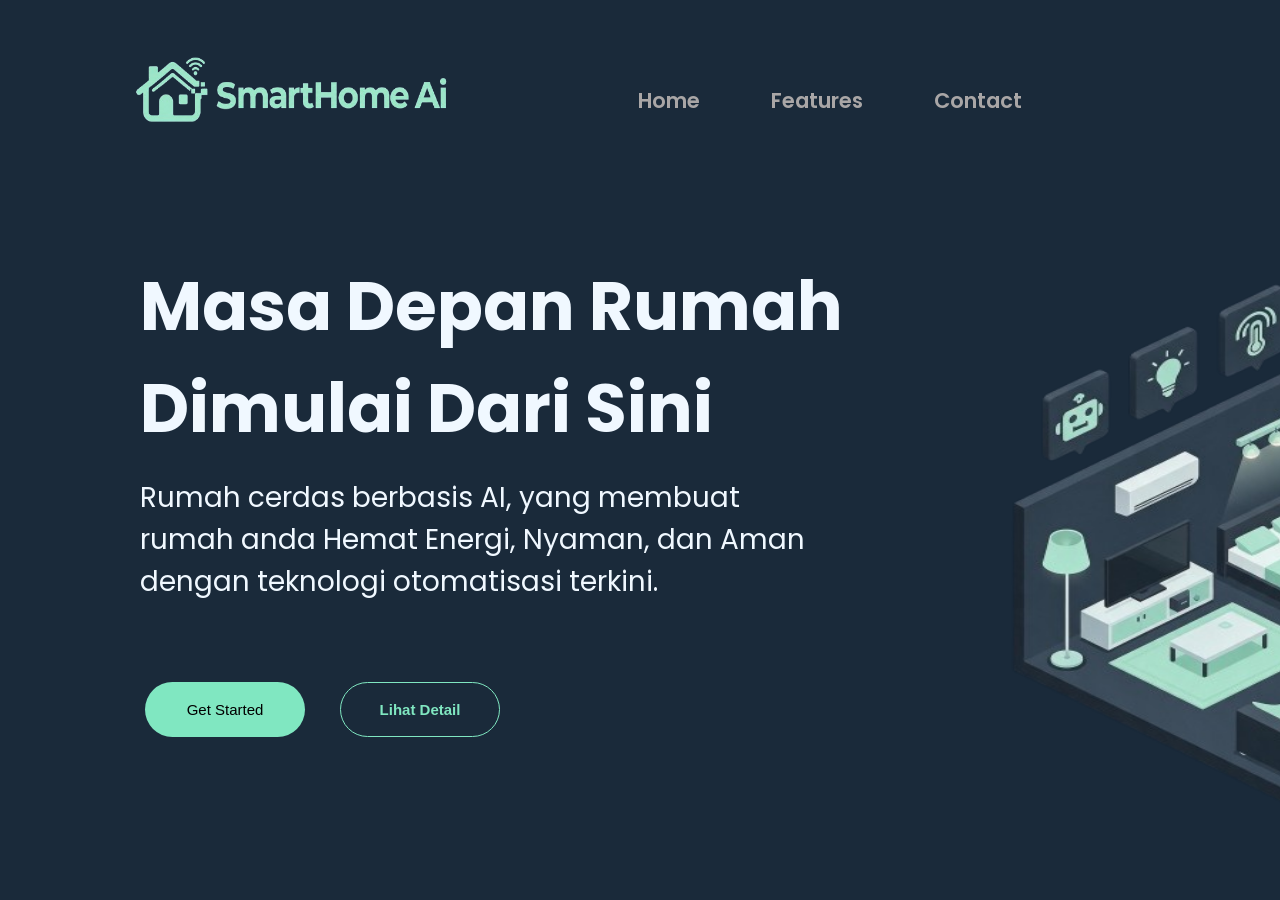
<file: index.html>
<!DOCTYPE html>
<html lang="en">
<head>
    <meta charset="UTF-8">
    <meta name="viewport" content="width=device-width, initial-scale=1.0">
    <link rel="stylesheet" href="style.css">
     <link rel="preconnect" href="https://fonts.googleapis.com">
    <link rel="preconnect" href="https://fonts.gstatic.com" crossorigin>

    <link href="https://fonts.googleapis.com/css2?family=Poppins:wght@300;400;500;600;700&display=swap"
        rel="stylesheet">
    <title>Document</title>
</head>
<body>
    <nav>
    <img src="logo.png" alt="Logo" width="450" height="200" class="Logo">
    <ul class="topNav">
        <li><a href="index.html">Home</a></li>
        <li><a href="features.html">Features</a></li>
        <li><a href="">Contact</a></li>
    </ul>
</nav>

<div class="hero">
<div class="textTitle">
    <h2 class="title">Masa Depan Rumah Dimulai Dari Sini</h2>
   <p class="description">
  Rumah cerdas berbasis AI, yang membuat<br>
  rumah anda Hemat Energi, Nyaman, dan Aman<br>
  dengan teknologi otomatisasi terkini.
</p>
</div>

<div>
    <img src="living-nobg.png" alt="img" width="650" height="650"  class="heroImg">
</div>

<div class="buttonBD">
    <a href="Buy.html">
        <button type="button" class="btnGet">Get Started</button>
    </a>

    <a href="about.html">
        <button class="btnDetail">Lihat Detail</button>
    </a>
</div>

</div>
</body>
</html>
</file>
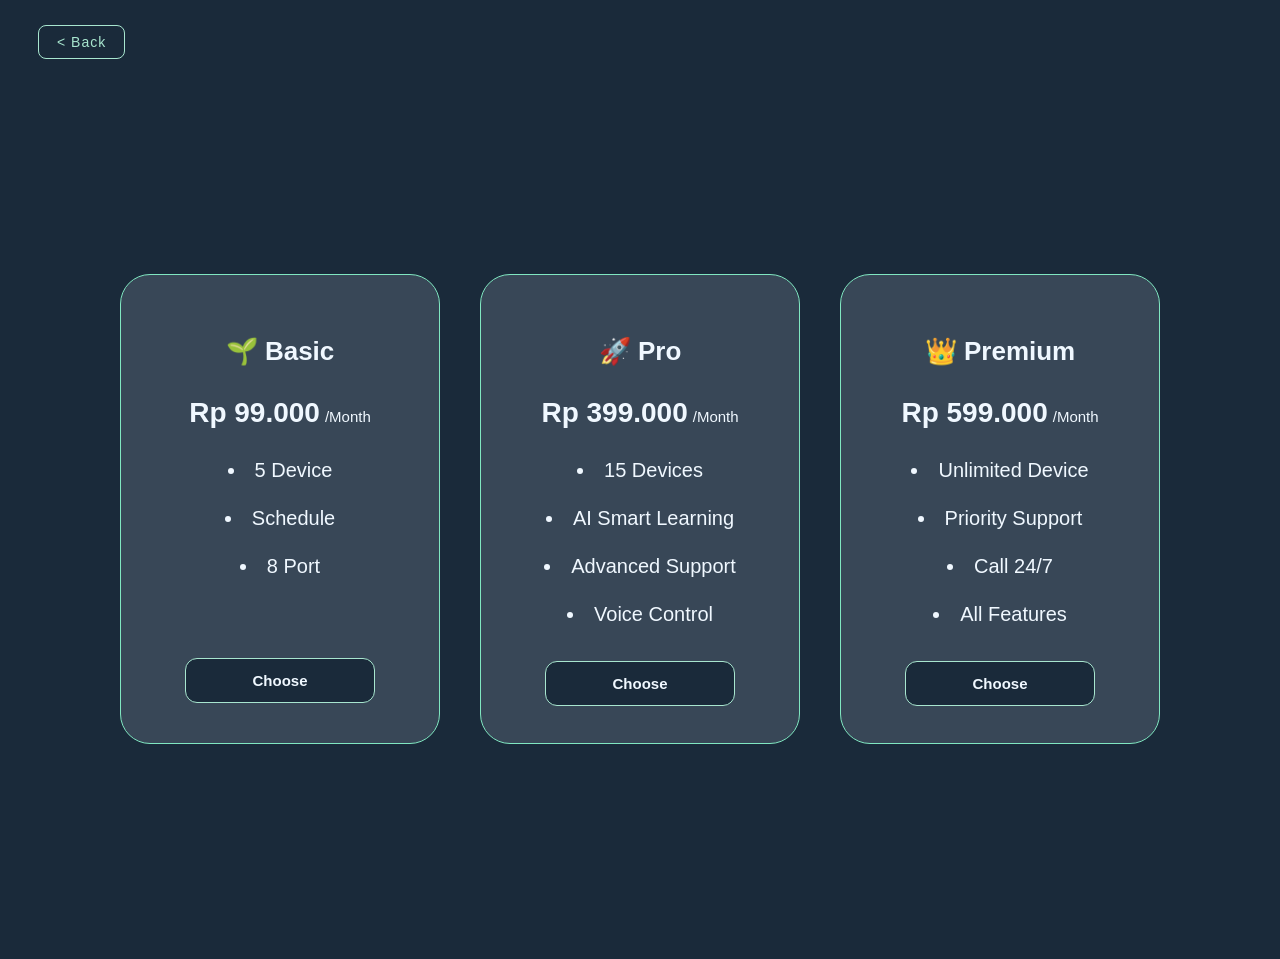
<file: Buy.html>
<!DOCTYPE html>
<html lang="en">

<head>
    <meta charset="UTF-8">
    <meta name="viewport" content="width=device-width, initial-scale=1.0">
    <link rel="stylesheet" href="style.css">
    <title>Document</title>
</head>

<body>
    <a href="index.html">
        <button class="backIndex">&lt; Back</button>
    </a>

    <div class="cardOffer">

        <div class="card1 cardd">
            <h3>🌱 Basic</h3>

            <div class="price">
                <h2>Rp 99.000</h2>
                <h5>/Month</h5>
            </div>

            <div class="descriptionOffer">
                <li>5 Device</li>
                <li>Schedule</li>
                <li>8 Port</li>
            </div>

            <button class="btnChoose btn1">Choose</button>
        </div>


        <div class="card1 cardd">
            <h3>🚀 Pro</h3>

            <div class="price">
                <h2>Rp 399.000</h2>
                <h5>/Month</h5>
            </div>

            <div class="descriptionOffer">
                <li>15 Devices</li>
                <li>AI Smart Learning</li>
                <li>Advanced Support</li>
                <li>Voice Control</li>
            </div>

            <button class="btnChoose">Choose</button>
        </div>


        <div class="card1 cardd">
            <h3>👑 Premium</h3>

            <div class="price">
                <h2>Rp 599.000</h2>
                <h5>/Month</h5>
            </div>

            <div class="descriptionOffer">
                <li>Unlimited Device</li>
                <li>Priority Support</li>
                <li>Call 24/7</li>
                <li>All Features</li>
            </div>

            <button class="btnChoose">Choose</button>
        </div>

    </div>
</body>

</html>
</file>
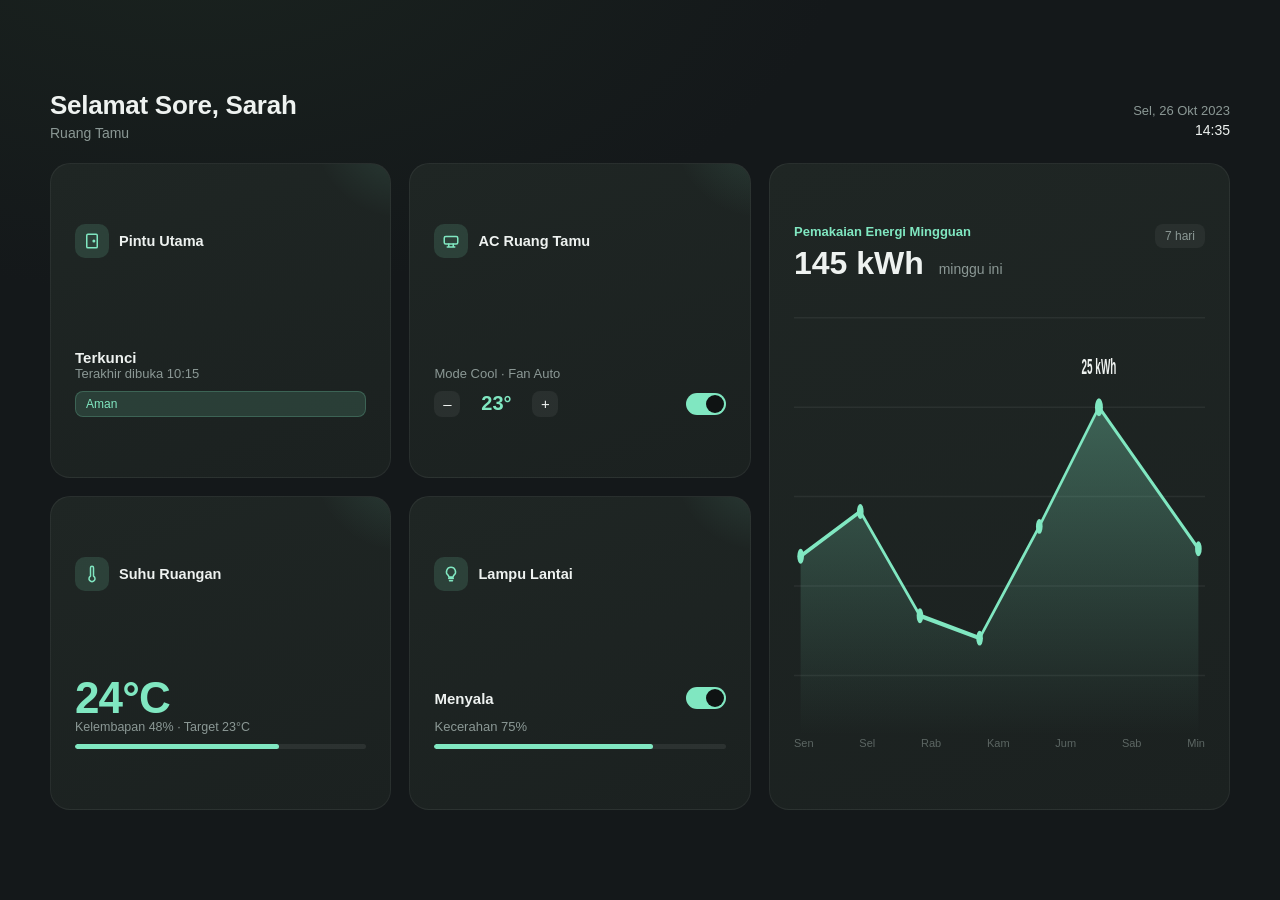
<file: claude.html>
<!DOCTYPE html>
<html lang="id">
<head>
<meta charset="UTF-8">
<title>Ruang Kontrol</title>
<style>
  :root{
    --accent:#80e7c1;
    --accent-dim: rgba(128,231,193,0.14);
    --accent-line: rgba(128,231,193,0.22);
    --bg: #14181a;
    --panel: #1b2120;
    --panel-2: #1f2624;
    --stroke: rgba(255,255,255,0.06);
    --text: #eef2f0;
    --muted: #8b9895;
    --faint: #5c6663;
  }
  *{box-sizing:border-box;margin:0;padding:0;}
  html,body{
    width:100%;height:100%;
    background: radial-gradient(1200px 700px at 15% -10%, #1a231f 0%, var(--bg) 55%), var(--bg);
    color:var(--text);
    font-family: -apple-system, "Inter", "Segoe UI", Helvetica, Arial, sans-serif;
    overflow:hidden;
  }
  .stage{
    width:100vw;height:100vh;
    display:flex;
    align-items:center;
    justify-content:center;
    padding: 3vh 3vw;
  }
  .panel{
    width:100%;
    max-width:1180px;
    height:min(88vh, 720px);
    display:flex;
    flex-direction:column;
    gap:22px;
  }

  /* header */
  .head{
    display:flex;
    align-items:flex-end;
    justify-content:space-between;
  }
  .head h1{
    font-size:26px;
    font-weight:600;
    letter-spacing:-0.01em;
    color:var(--text);
  }
  .head .room{
    font-size:14px;
    color:var(--muted);
    margin-top:4px;
  }
  .head .time{
    text-align:right;
    font-size:13px;
    color:var(--muted);
    line-height:1.5;
  }
  .head .time span{
    display:block;
    color:var(--text);
    font-size:14px;
    font-weight:500;
  }

  /* grid */
  .grid{
    flex:1;
    display:grid;
    grid-template-columns: 1fr 1fr 1.35fr;
    grid-template-rows: 1fr 1fr;
    gap:18px;
    min-height:0;
  }

  .card{
    background: linear-gradient(160deg, var(--panel-2), var(--panel));
    border:1px solid var(--stroke);
    border-radius:20px;
    padding:60px 24px;
    display:flex;
    flex-direction:column;
    justify-content:space-between;
    position:relative;
    overflow:hidden;
  }
  .card::before{
    content:"";
    position:absolute;
    top:-40%; right:-30%;
    width:180px;height:180px;
    background: radial-gradient(circle, var(--accent-dim), transparent 70%);
    pointer-events:none;
  }

  .card-top{
    display:flex;
    align-items:center;
    gap:10px;
  }
  .icon{
    width:34px;height:34px;
    border-radius:10px;
    background:var(--accent-dim);
    display:flex;align-items:center;justify-content:center;
    flex-shrink:0;
  }
  .icon svg{ width:18px; height:18px; stroke:var(--accent); }
  .card-title{
    font-size:14.5px;
    font-weight:600;
    color:var(--text);
  }

  .toggle{
    width:40px;height:22px;
    border-radius:20px;
    background: var(--faint);
    position:relative;
    flex-shrink:0;
    cursor:pointer;
    transition: background .25s ease;
  }
  .toggle.on{ background: var(--accent); }
  .toggle .dot{
    position:absolute;
    top:2px; left:2px;
    width:18px;height:18px;
    border-radius:50%;
    background:#0f1313;
    transition: left .25s ease;
  }
  .toggle.on .dot{ left:20px; background:#0f1313; }

  .row{
    display:flex;
    align-items:center;
    justify-content:space-between;
  }

  /* door */
  .status-line{
    font-size:13px;
    color:var(--muted);
  }
  .status-main{
    font-size:15px;
    font-weight:600;
    color:var(--text);
    margin-top:2px;
  }
  .locked-pill{
    align-self:flex-start;
    font-size:12px;
    color:var(--accent);
    background:var(--accent-dim);
    border:1px solid var(--accent-line);
    padding:5px 10px;
    border-radius:8px;
    font-weight:500;
  }

  /* temp */
  .temp-value{
    font-size:44px;
    font-weight:700;
    color:var(--accent);
    line-height:1;
    letter-spacing:-0.02em;
  }
  .temp-sub{
    font-size:12.5px;
    color:var(--muted);
  }
  .bar-track{
    width:100%;height:5px;
    border-radius:6px;
    background:rgba(255,255,255,0.07);
    overflow:hidden;
    margin-top:10px;
  }
  .bar-fill{
    height:100%;
    background:var(--accent);
    border-radius:6px;
  }

  /* AC */
  .stepper{
    display:flex;
    align-items:center;
    gap:10px;
  }
  .stepbtn{
    width:26px;height:26px;
    border-radius:8px;
    background:rgba(255,255,255,0.06);
    color:var(--text);
    display:flex;align-items:center;justify-content:center;
    font-size:15px;
    cursor:pointer;
    user-select:none;
  }
  .setpoint{
    font-size:20px;
    font-weight:700;
    color:var(--accent);
    min-width:52px;
    text-align:center;
  }

  /* chart card spans */
  .chart-card{
    grid-column:3;
    grid-row: 1 / 3;
  }
  .chart-head{
    display:flex;
    justify-content:space-between;
    align-items:flex-start;
  }
  .chart-total{
    font-size:32px;
    font-weight:700;
    color:var(--text);
    margin-top:6px;
  }
  .chart-total span{
    font-size:14px;
    font-weight:500;
    color:var(--muted);
    margin-left:6px;
  }
  .chart-label{
    font-size:13px;
    color:var(--accent);
    font-weight:600;
  }
  .chart-period{
    font-size:12px;
    color:var(--muted);
    background:rgba(255,255,255,0.05);
    padding:5px 10px;
    border-radius:8px;
  }
  .chart-body{
    flex:1;
    min-height:0;
    margin-top:6px;
  }
  .chart-body svg{ width:100%; height:100%; }
  .day-labels{
    display:flex;
    justify-content:space-between;
    font-size:11px;
    color:var(--faint);
    margin-top:2px;
  }

  .grid > div:nth-child(1){ grid-column:1; grid-row:1; }
  .grid > div:nth-child(2){ grid-column:2; grid-row:1; }
  .grid > div:nth-child(3){ grid-column:1; grid-row:2; }
  .grid > div:nth-child(4){ grid-column:2; grid-row:2; }
</style>
</head>
<body>
<div class="stage">
  <div class="panel">

    <div class="head">
      <div>
        <h1>Selamat Sore, Sarah</h1>
        <div class="room">Ruang Tamu</div>
      </div>
      <div class="time">
        Sel, 26 Okt 2023
        <span>14:35</span>
      </div>
    </div>

    <div class="grid">

      <!-- Door -->
      <div class="card">
        <div class="card-top">
          <div class="icon">
            <svg viewBox="0 0 24 24" fill="none" stroke-width="2" stroke-linecap="round" stroke-linejoin="round">
              <rect x="5" y="3" width="14" height="18" rx="1.5"></rect>
              <circle cx="14.5" cy="12" r="1"></circle>
            </svg>
          </div>
          <div class="card-title">Pintu Utama</div>
        </div>
        <div>
          <div class="status-main" id="door-status">Terkunci</div>
          <div class="status-line">Terakhir dibuka 10:15</div>
          <div class="locked-pill" id="door-pill" style="margin-top:10px; cursor:pointer;">Aman</div>
        </div>
      </div>

      <!-- AC -->
      <div class="card">
        <div class="card-top">
          <div class="icon">
            <svg viewBox="0 0 24 24" fill="none" stroke-width="2" stroke-linecap="round" stroke-linejoin="round">
              <rect x="3" y="6" width="18" height="10" rx="2"></rect>
              <path d="M7 20h10M9 16v4M15 16v4"></path>
            </svg>
          </div>
          <div class="card-title">AC Ruang Tamu</div>
        </div>
        <div>
          <div class="status-line" id="ac-status">Mode Cool · Fan Auto</div>
          <div class="row" style="margin-top:10px;">
            <div class="stepper">
              <div class="stepbtn" id="ac-minus">–</div>
              <div class="setpoint" id="ac-setpoint">23°</div>
              <div class="stepbtn" id="ac-plus">+</div>
            </div>
            <div class="toggle on" id="ac-toggle"><div class="dot"></div></div>
          </div>
        </div>
      </div>

      <!-- Temperature -->
      <div class="card">
        <div class="card-top">
          <div class="icon">
            <svg viewBox="0 0 24 24" fill="none" stroke-width="2" stroke-linecap="round" stroke-linejoin="round">
              <path d="M14 14.76V3.5a2 2 0 0 0-4 0v11.26a4 4 0 1 0 4 0Z"></path>
            </svg>
          </div>
          <div class="card-title">Suhu Ruangan</div>
        </div>
        <div>
          <div class="temp-value">24°C</div>
          <div class="temp-sub">Kelembapan 48% · Target 23°C</div>
          <div class="bar-track"><div class="bar-fill" style="width:70%"></div></div>
        </div>
      </div>

      <!-- Lamp -->
      <div class="card">
        <div class="card-top">
          <div class="icon">
            <svg viewBox="0 0 24 24" fill="none" stroke-width="2" stroke-linecap="round" stroke-linejoin="round">
              <path d="M9 18h6M10 21h4M12 3a6 6 0 0 0-4 10.5c.6.6 1 1.3 1 2.5h6c0-1.2.4-1.9 1-2.5A6 6 0 0 0 12 3Z"></path>
            </svg>
          </div>
          <div class="card-title">Lampu Lantai</div>
        </div>
        <div>
          <div class="row">
            <div class="status-main" style="margin:0;" id="lamp-status">Menyala</div>
            <div class="toggle on" id="lamp-toggle"><div class="dot"></div></div>
          </div>
          <div class="status-line" style="margin-top:10px;" id="lamp-brightness-label">Kecerahan 75%</div>
          <div class="bar-track" id="lamp-track" style="cursor:pointer;"><div class="bar-fill" id="lamp-bar" style="width:75%"></div></div>
        </div>
      </div>

      <!-- Chart -->
      <div class="card chart-card">
        <div class="chart-head">
          <div>
            <div class="chart-label">Pemakaian Energi Mingguan</div>
            <div class="chart-total">145 kWh <span>minggu ini</span></div>
          </div>
          <div class="chart-period">7 hari</div>
        </div>

        <div class="chart-body">
          <svg viewBox="0 0 620 300" preserveAspectRatio="none">
            <defs>
              <linearGradient id="fillGrad" x1="0" y1="0" x2="0" y2="1">
                <stop offset="0%" stop-color="#80e7c1" stop-opacity="0.32"/>
                <stop offset="100%" stop-color="#80e7c1" stop-opacity="0"/>
              </linearGradient>
            </defs>

            <!-- grid lines -->
            <g stroke="rgba(255,255,255,0.06)" stroke-width="1">
              <line x1="0" y1="20" x2="620" y2="20"></line>
              <line x1="0" y1="80" x2="620" y2="80"></line>
              <line x1="0" y1="140" x2="620" y2="140"></line>
              <line x1="0" y1="200" x2="620" y2="200"></line>
              <line x1="0" y1="260" x2="620" y2="260"></line>
            </g>

            <!-- area -->
            <path d="M10,180 L100,150 L190,220 L280,235 L370,160 L460,80 L610,175 L610,300 L10,300 Z" fill="url(#fillGrad)"></path>

            <!-- line -->
            <path d="M10,180 L100,150 L190,220 L280,235 L370,160 L460,80 L610,175"
                  fill="none" stroke="#80e7c1" stroke-width="3" stroke-linecap="round" stroke-linejoin="round"></path>

            <!-- points -->
            <g fill="#80e7c1">
              <circle cx="10" cy="180" r="5"></circle>
              <circle cx="100" cy="150" r="5"></circle>
              <circle cx="190" cy="220" r="5"></circle>
              <circle cx="280" cy="235" r="5"></circle>
              <circle cx="370" cy="160" r="5"></circle>
              <circle cx="460" cy="80" r="6"></circle>
              <circle cx="610" cy="175" r="5"></circle>
            </g>

            <!-- peak label -->
            <text x="460" y="58" text-anchor="middle" fill="#eef2f0" font-size="15" font-weight="600">25 kWh</text>
            <text x="460" y="58" text-anchor="middle" fill="#eef2f0" font-size="15" font-weight="600" opacity="0"> </text>
          </svg>
        </div>

        <div class="day-labels">
          <span>Sen</span><span>Sel</span><span>Rab</span><span>Kam</span><span>Jum</span><span>Sab</span><span>Min</span>
        </div>
      </div>

    </div>
  </div>
</div>

<script>
  // ---- Pintu: klik pill untuk kunci / buka ----
  const doorPill = document.getElementById('door-pill');
  const doorStatus = document.getElementById('door-status');
  let doorLocked = true;

  doorPill.addEventListener('click', () => {
    doorLocked = !doorLocked;
    if (doorLocked) {
      doorStatus.textContent = 'Terkunci';
      doorPill.textContent = 'Aman';
      doorPill.style.color = 'var(--accent)';
      doorPill.style.background = 'var(--accent-dim)';
      doorPill.style.borderColor = 'var(--accent-line)';
    } else {
      doorStatus.textContent = 'Terbuka';
      doorPill.textContent = 'Perhatian';
      doorPill.style.color = '#f2c185';
      doorPill.style.background = 'rgba(242,193,133,0.14)';
      doorPill.style.borderColor = 'rgba(242,193,133,0.25)';
    }
  });

  // ---- AC: toggle on/off ----
  const acToggle = document.getElementById('ac-toggle');
  const acStatus = document.getElementById('ac-status');
  let acOn = true;

  acToggle.addEventListener('click', () => {
    acOn = !acOn;
    acToggle.classList.toggle('on', acOn);
    acStatus.textContent = acOn ? 'Mode Cool · Fan Auto' : 'AC Nonaktif';
  });

  // ---- AC: atur suhu dengan tombol +/- ----
  const acSetpoint = document.getElementById('ac-setpoint');
  let acTemp = 23;
  const clampTemp = (t) => Math.max(16, Math.min(30, t));

  document.getElementById('ac-minus').addEventListener('click', () => {
    acTemp = clampTemp(acTemp - 1);
    acSetpoint.textContent = acTemp + '°';
  });
  document.getElementById('ac-plus').addEventListener('click', () => {
    acTemp = clampTemp(acTemp + 1);
    acSetpoint.textContent = acTemp + '°';
  });

  // ---- Lampu: toggle on/off ----
  const lampToggle = document.getElementById('lamp-toggle');
  const lampStatus = document.getElementById('lamp-status');
  const lampBar = document.getElementById('lamp-bar');
  const lampLabel = document.getElementById('lamp-brightness-label');
  let lampOn = true;
  let brightness = 75;

  lampToggle.addEventListener('click', () => {
    lampOn = !lampOn;
    lampToggle.classList.toggle('on', lampOn);
    lampStatus.textContent = lampOn ? 'Menyala' : 'Mati';
    lampBar.style.width = lampOn ? brightness + '%' : '0%';
    lampLabel.textContent = lampOn ? ('Kecerahan ' + brightness + '%') : 'Lampu mati';
  });

  // ---- Lampu: geser kecerahan dengan klik pada track ----
  const lampTrack = document.getElementById('lamp-track');
  lampTrack.addEventListener('click', (e) => {
    if (!lampOn) return;
    const rect = lampTrack.getBoundingClientRect();
    const ratio = (e.clientX - rect.left) / rect.width;
    brightness = Math.round(Math.max(0, Math.min(1, ratio)) * 100);
    lampBar.style.width = brightness + '%';
    lampLabel.textContent = 'Kecerahan ' + brightness + '%';
  });
</script>
</body>
</html>
</file>
<file: style.css>
:root {
    --navy: #1A2A3A;
    --bg: #14181a;
    --panel-2: #1f2624;
    --panel: #1b2120;
}

body {
    font-family: "Poppins", sans-serif;
    box-sizing: border-box;
    padding: 0;
    margin: 0;
    background-color: #1A2A3A;
}

nav {
    display: flex;
    justify-content: space-between;
}

.Logo {
    margin-left: 60px;
}

.topNav {
    list-style: none;
    display: flex;
    align-items: center;
    margin-right: 250px;
    gap: 55px;
    font-size: 15px;
    font-weight: 600;
}

a {
    text-decoration: none;
    color: rgb(169, 166, 166);
    transition: all 0.5s ease;
    border-radius: 5px;
    padding: 8px;
    font-size: 21px;
}

a:hover {
    color: #A8E6CF;
    background: rgba(255, 255, 255, 0.15);
}

.hero {
    color: aliceblue;
    position: relative;
    margin-left: 140px;
    display: flex;
    justify-content: flex-start;
    gap: 60px;
}

.title {
    width: 800px;
    font-size: 68px;
}

.description {
    width: 700px;
    font-size: 28px;
    margin-top: -40px;
}

.btnGet {
    position: absolute;
    bottom: 120px;
    left: 5px;
    width: 160px;
    height: 55px;
    border-radius: 30px;
    background-color: #80e7c1;
    border: none;
    font-size: 15px;
    color: black;
    transition: 0.3s;
}

.btnDetail {
    position: absolute;
    bottom: 120px;
    left: 200px;
    font-size: 15px;
    width: 160px;
    height: 55px;
    border-radius: 30px;
    background-color: #1A2A3A;
    color: #80e7c1;
    font-weight: 700;
    border: 1px solid #80e7c1;
    transition: 0.3s;
}

.btnDetail:hover {
    background-color: #80e7c1;
    color: #1A2A3A;
}


.btnGet:hover {
    background-color: #1A2A3A;
    color: #80e7c1;
    border: 1px solid #80e7c1;
}

.backIndex {
    margin: 25px 0 0 30px;
    padding: 8px 18px;
    background-color: #1A2A3A;
    border: 1px solid #A8E6CF;
    border-radius: 8px;
    color: #A8E6CF;
    font-size: 14px;
    letter-spacing: 1px;
    cursor: pointer;
    transition: 0.3s;
}

.backIndex:hover {
    background-color: #A8E6CF;
    color: #1A2A3A;
}

.mainCard {
    width: 100%;
    max-width: 100px;
    padding: 40px;
    box-sizing: border-box;
}

.titleGet {
    color: aliceblue;
    text-align: center;
    margin-bottom: 40px;
}

.titleGet h2 {
    margin: 0;
    font-size: 32px;
    font-weight: 600;
}

.cardOffer {
    display: flex;
    align-items: center;
    min-height: 100dvh;
    justify-content: center;
    gap: 40px;
    color: aliceblue;
}

.cardd {
    width: 320px;
    min-height: 470px;
    border: 1px solid #80e7c1;
    background-color: #384757;
    padding: 35px 25px;
    border-radius: 30px;
    text-align: center;
    box-sizing: border-box;
    transition: 0.3s;
}

.cardd:hover {
    box-shadow: 0 15px 30px rgba(0, 0, 0, 0.25);
}

.cardd h3 {
    margin-bottom: 30px;
    font-size: 26px;
    font-weight: 600;
}

.price {
    display: flex;
    justify-content: center;
    align-items: baseline;
    gap: 5px;
    margin-bottom: 30px;
}

.price h2 {
    margin: 0;
    font-size: 28px;
}

.price h5 {
    margin: 0;
    font-size: 15px;
    font-weight: 400;
}

.descriptionOffer {
    margin-top: 10px;
    display: flex;
    flex-direction: column;
    gap: 10px;
}

.descriptionOffer li {
    margin-bottom: 15px;
    font-size: 20px;
    list-style-position: inside;
}

.btnChoose {
    margin-top: 20px;
    width: 190px;
    height: 45px;
    background-color: #1A2A3A;
    border: 1px solid #A8E6CF;
    border-radius: 12px;
    color: aliceblue;
    font-size: 15px;
    font-weight: 600;
    cursor: pointer;
    transition: 0.3s;
}

.btnChoose:hover {
    background-color: #A8E6CF;
    color: #1A2A3A;
    transform: scale(1.1);
}

.btn1 {
    margin-top: 65px;
}

@media (max-width: 1150px) {
    .cardOffer {
        gap: 20px;
    }

    .cardd {
        width: 300px;
    }
}


@media (max-width: 950px) {
    .sectionOffer {
        align-items: flex-start;
    }

    .cardOffer {
        flex-wrap: wrap;
    }

    .cardd {
        width: 350px;
    }
}


@media (max-width: 600px) {
    .mainCard {
        padding: 25px 15px;
    }

    .titleGet h2 {
        font-size: 26px;
    }

    .cardd {
        width: 100%;
        max-width: 350px;
    }

    .backIndex {
        margin-left: 15px;
    }
}


.card-metric {
    display: flex;
    margin-left: 202px;
    gap: 80px;
    transform: translateX(-60px);
}

.subcard-metric {
    background: rgba(255, 255, 255, 0.05);
    backdrop-filter: blur(10px);
    -webkit-backdrop-filter: blur(10px);
    border: 1px solid #80e7c1;
    padding-top: 20px;
    padding-left: 30px;
    padding-bottom: 20px;
    border-radius: 15px;
    align-items: center;
    display: flex;
    font-size: 40px;
    gap: 30px;
    width: 400px;
    box-sizing: border-box;
    box-shadow: 0 8px 32px 0 rgba(0, 0, 0, 0.3);
}

.card-info h4 {
    color: #a0aec0;
    font-size: 20px;
    font-weight: 600;
    margin: 0 0 4px 0;
}

.card-info p {
    color: #ffffff;
    font-size: 20px;
    font-weight: 700;
    margin: 0;
}

.card-icon {
    width: 80px;
    height: 60px;
    border-radius: 8px;
    display: flex;
    align-items: center;
    justify-content: center;
    font-size: 20px;
}

.room1 {
    position: absolute;
    z-index: 3;
    top: 50%;
    right: 30%;
    border-radius: 30px;
}

.room2 {
    position: absolute;
    z-index: 3;
    top: 50%;
    right: 60%;
}

.btn-livingRoom {
    background-color: #80e7c1;
    color: #000000;
    border: none;

    border-radius: 30px;
    padding: 10px 10px;

}

.title-LivingRoom {
    font-size: 40px;
    color: aliceblue;
    font-weight: 600;
    margin-left: 50px;
}

.sub-LivingRoom {
    margin-top: 120px;
    font-size: 30px;
    color: #fafbfd;
    margin-left: 55px;
    font-weight: 600;
}

.card-liv {
    display: flex;
    margin-top: 65px;
    align-items: center;
    width: fit-content;
    margin-left: 30px;
    background: #3c4248;
    padding-right: 20px;
    padding-left: 15px;
    border: 1px solid #80e7c1;
    border-radius: 15px;
    padding-top: 15px;
    padding-bottom: 15px;
}

.fit {
    font-size: 25px;
    color: #ffeeee;
}

.span {
    background-color: #40464d;
    font-size: 40px;
    border-radius: 12px;
}

.text-exp {
    margin-left: 140px;
}

.text-secondary {
    color: #656f7d;
    font-size: 23px;
    font-weight: 600;
    width: 500px;
}

.text-secondary2 {
    color: #6d747b;
    font-size: 22px;
    display: inline-block;
    line-height: 30px;
}

.weight-Text {
    font-size: 50px;
    color: #fafbfd;
}

.span-green {
    color: #80e7c1;
}

.container-flex {
    display: flex;
    margin-top: 70px;
    margin-left: 140px;
    gap: 60px;
}

.container-denah {
    background-color: #2b3d4d;
    backdrop-filter: blur(10px);
    border-radius: 15px;
    border: 1px solid #80e7c1;
}

.homeLayout {
    color: aliceblue;
    margin-left: 30px;
    font-size: 25px;
}

.average-container {
    max-width: 600px;
    position: relative;
    width: 100%;
    background-color: #2b3d4d;
    padding-left: 60px;
    padding-right: 30px;
    border-radius: 15px;
    border: 1px solid #80e7c1;
}

.chart-box {
    margin-top: 80px;
    width: 550px;
    height: 450px;
    margin: auto;
    position: absolute;
    top: 130px;
}


/* =========================================================
   HALAMAN KONTROL RUANG TAMU
   ========================================================= */

.control-room {
    background:
        radial-gradient(circle at 70% 15%,
            rgba(128, 231, 193, 0.05),
            transparent 30%),
        radial-gradient(circle at 20% 80%,
            rgba(128, 231, 193, 0.025),
            transparent 35%),
        #141b18;

    color: white;
    background-repeat: no-repeat;
}

.text-secondary3 {
    color: rgba(247, 237, 237, 0.50);
    margin-left: 60px;
}

/* ---------- GRID UTAMA: 3 kolom sama lebar ---------- */
.cardD-main {
    margin-top: 70px;
    padding: 0 50px 50px;
    box-sizing: border-box;
    display: grid;
    grid-template-columns: repeat(3, minmax(0, 1fr));
    gap: 24px;
}

.icon-cardDevice2 {
    display: contents;
}

.icon-cardDevice {
    box-sizing: border-box;
    width: 100%;
    min-width: 0;
    min-height: 400px;
    margin-left: 0;
    padding-bottom: 20px;
    border: 1px solid #248b65;
    background: radial-gradient(circle at top right, rgba(43, 217, 162, 0.25), transparent 30%), #15201d;
    border-radius: 10px;
    box-shadow: 0 4px 10px rgba(0, 0, 0, 0.4);
}

/* ---------- GRAFIK: kolom 3, tinggi 2 baris ---------- */
.livingRoomChart {
    grid-column: 3;
    grid-row: 1 / span 2;
    box-sizing: border-box;
    display: flex;
    width: 100%;
    max-width: none;
    min-width: 0;
    height: auto;
    margin-left: 0;
    padding: 30px;
    background-color: #1c2b25;
    border: 1px solid #2dd4a8;
    border-radius: 10px;
}

.chart-Liv {
    position: relative;
    flex: 1;
    min-width: 0;
    min-height: 300px;
    margin: 0;
    padding: 0;
}

/* ---------- PINTU ---------- */
.door-header {
    margin-top: -10px;
    margin-left: -10px;
    display: flex;
    align-items: center;
}

.btnDoor {
    background-color: #248b65;
    color: #fafbfd;
    border-radius: 8px;
    font-size: 20px;
    margin-top: 180px;
    border: none;
    font-weight: 600;
    margin-left: 50px;
    transition: 0.4s;
}

.btnDoor:hover {
    box-shadow: 0 3px 8px black;
}

#textDanger {
    color: white;
}

.access-status {
    color: white;
}

#accessText {
    color: rgb(255, 255, 255, 0.70);
    font-weight: 800;
}

/* ---------- LAMPU ---------- */
.card-iconLamp {
    margin-top: -10px;
    margin-left: -10px;
    display: flex;
    align-items: center;
}

.lamp-control {
    margin-top: 120px;
    color: #7a938a;
}

.lamp-control h6 {
    font-size: 15px;
    margin-left: 20px;
    font-weight: 500;
}

.energyLamp {
    display: flex;
    margin-left: 6px;
    margin-top: -70px;
    font-size: 15px;
    align-items: center;
}

.energyLamp h3 {
    font-weight: 500;
    margin-left: -5px;
}

.lamp-controlToggle {
    margin-left: 30px;
    display: flex;
    align-items: center;
    gap: 180px;
}

.icon-cardDevice>.lamp-controlToggle {
    gap: 0;
    margin-right: 30px;
    justify-content: space-between;
}

#lampStatus {
    color: #fafbfd;
    width: 60px;
    font-weight: 600;
}

/* ---------- AC ---------- */
.ac-ttl {
    display: flex;
    align-items: center;
}

.ac-fixcard {
    width: 100%;
}

.des-suhu {
    margin-left: 20px;
    margin-right: 30px;
}

.temp-section {
    color: #248b65;
    margin-top: 90px;
}

.temp-label {
    font-weight: 800;
}

.temp-row input[type="range"] {
    max-width: 100%;
}

.Ac-controlToggle {
    margin-left: 30px;
    margin-right: 30px;
    display: flex;
    margin-top: 60px;
    align-items: center;
    justify-content: space-between;
}

#acStatus {
    width: 40px;
    display: inline-block;
}

/* ---------- SWITCH ---------- */
.switch {
    position: relative;
    width: 65px;
    display: flex;
    height: 30px;
}

.switch input {
    display: none;
}

.slider {
    position: absolute;
    inset: 0;
    background-color: #555;
    border-radius: 30px;
    cursor: pointer;
    transition: 0.3s;
}

.slider::before {
    position: absolute;
    content: "";
    background-color: #e3eaf3;
    top: 3px;
    width: 24px;
    height: 24px;
    border-radius: 50%;
    left: 5px;
    transition: 0.3s;
}

input:checked+.slider {
    background-color: #80e7c1;
}

input:checked+.slider::before {
    transform: translateX(33px);
    background-color: #000000;
}

/* ---------- TV ---------- */
.TV-ttl {
    display: flex;
    align-items: center;
}

.controlTV {
    position: relative;
    height: 100%;
    min-height: 380px;
}

.controlTV h4 {
    font-weight: 600; 
    color: #7a938a;
    letter-spacing: 1px;
}

.content-TV h4 {
    margin-left: 30px;
    margin-top: -10px;
}

.source {
    display: flex;
    position: absolute;
    align-items: center;
    margin-top: 7px;
    margin-left: 28px;
    top: 140px;
}



.imgtv{
    position: absolute;
    top: -15px;
    left: -6px;
}

.fitur-TV {
    display: flex;
    margin-top: 45px;
    gap: 120px;
    margin-left: 30px;
}

.tv-channel{
    font-weight: 600;
    background-color: #248b65;
    border:2px solid #2dd4a8;
    padding-right: 10px;
    padding-left: 10px;
    padding-bottom: 5px;
    border-radius: 15px;
}

.volume{
    background-color: #248b65;
    border: 2px solid #2dd4a8;
    border-radius: 15px;
    padding-left: 10px;
}


.channel-dropdown {
    width: 100%;
    background: #0b1613;
    border: 0.5px solid #1c2b25;
    border-radius: 8px;
    padding: 8px 14px;
    color: #f2f5f3;
    font-size: 13px;
    font-weight: 600;
    font-family: "Poppins", sans-serif;
    cursor: pointer;
}

.channel-dropdown:focus {
    outline: none;
    border-color: #2dd4a8;
}

.toggle-Control{
    display: flex;
    margin-top: 50px;
    margin-left: 30px;
    justify-content: space-between;
    margin-right: 28px;
}


#TVStatus {
    display: inline-block;
    width: 40px;
    font-weight: 600;
}

@media (max-width: 1000px) {
    .cardD-main {
        grid-template-columns: repeat(2, minmax(0, 1fr));
        padding: 0 24px 50px;
    }

    .livingRoomChart {
        grid-column: 1 / -1;
        grid-row: auto;
        order: 3;
    }
}

@media (max-width: 650px) {
    .cardD-main {
        grid-template-columns: 1fr;
    }
}
</file>
